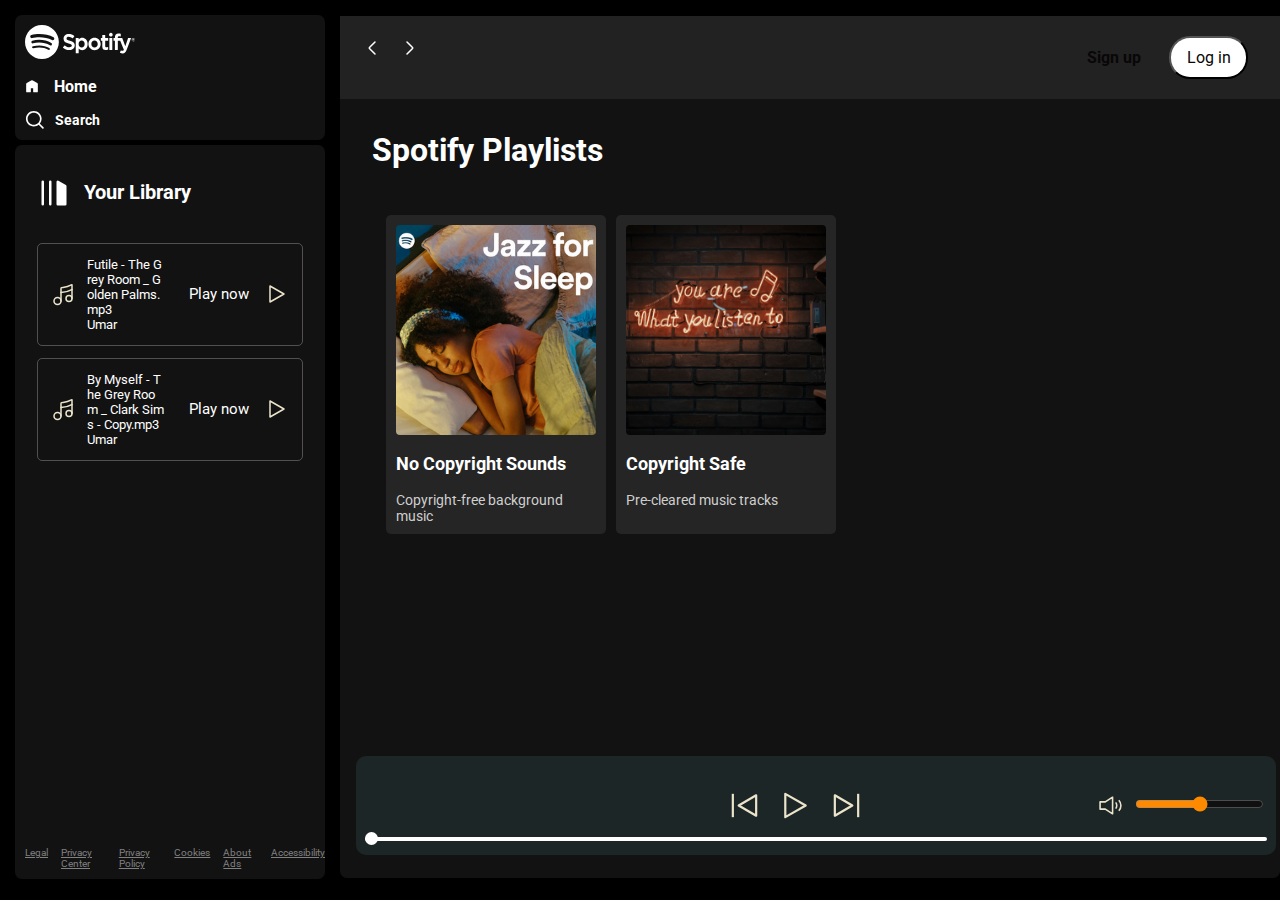
<file: index.html>
<!DOCTYPE html>
<html lang="en">

<head>
    <meta charset="UTF-8">
    <meta name="viewport" content="width=device-width, initial-scale=1.0">
    <link rel="stylesheet" href="style.css">
    <link rel="stylesheet" href="utility.css">
    <title>Umar Spotify - Web Player: Music for everyone</title>
</head>

<body>
    <div class="container flex bg-black">
        <div class="left">
            <div class="close">
                <img width="30" class="invert" src="img/close.svg" alt="">
            </div>
            <div class="home bg-grey rounded m-1 p-1">
                <div class="logo"><img width="110" class="invert" src="img/logo.svg" alt="">
                </div>
                <ul>
                    <li><img class="invert" src="img/home.svg" alt="home">Home
                    </li>
                    <li>
                        <!-- Place this in your HTML, e.g., inside <nav> or <header> -->
                        <div class="search-container">
                            <button id="searchBtn" aria-label="Open search" class="search-btn">
                                <img class="invert" width="20" height="20" src="img/search.svg" alt="">
                                Search
                            </button>
                            <form id="searchForm" class="search-form">
                                <input class="searchbar" type="text" id="searchInput" placeholder="Search..." aria-label="Search input">
                                <button type="submit" aria-label="Submit search">Go</button>
                                <button type="button" id="closeBtn" aria-label="Close search">×</button>
                            </form>
                        </div>
                    </li>
                </ul>
            </div>

            <div class="library bg-grey rounded m-1 p-1">
                <div class="heading">
                    <img class="invert" src="img/playlist.svg" alt="">
                    <h2>
                        Your
                        Library
                    </h2>
                </div>

                <div class="songList">

                    <ul>

                    </ul>
                </div>

                <div class="footer">
                    <div><a href="https://www.spotify.com/jp/legal/"><span>Legal</span></a>
                    </div>
                    <div><a href="https://www.spotify.com/jp/privacy/"><span>Privacy
                                Center</span></a>
                    </div>
                    <div><a href="https://www.spotify.com/jp/legal/privacy-policy/"><span>Privacy
                                Policy</span></a>
                    </div>
                    <div><a href="https://www.spotify.com/jp/legal/cookies-policy/"><span>Cookies</span></a>
                    </div>
                    <div><a href="https://www.spotify.com/jp/legal/privacy-policy/#s3"><span>About
                                Ads</span></a>
                    </div>
                    <div><a href="https://www.spotify.com/jp/accessibility/"><span>Accessibility</span></a>
                    </div>
                </div>
            </div>


        </div>
        <div class="right bg-grey rounded">
            <div class="header">
                <div class="nav">
                    <div class="hamburgerContainer">

                        <img width="40" class="invert hamburger" src="img/hamburger.svg" alt="">
                        <svg width="24" height="24" viewBox="0 0 24 24" fill="none" xmlns="http://www.w3.org/2000/svg">
                            <path
                                d="M15 6L9.70711 11.2929C9.37377 11.6262 9.20711 11.7929 9.20711 12C9.20711 12.2071 9.37377 12.3738 9.70711 12.7071L15 18"
                                stroke="#ffffff" stroke-width="1.5" stroke-linecap="round" stroke-linejoin="round" />
                        </svg>
                        <svg width="24" height="24" viewBox="0 0 24 24" fill="none" xmlns="http://www.w3.org/2000/svg">
                            <path
                                d="M9 18L14.2929 12.7071C14.6262 12.3738 14.7929 12.2071 14.7929 12C14.7929 11.7929 14.6262 11.6262 14.2929 11.2929L9 6"
                                stroke="#ffffff" stroke-width="1.5" stroke-linecap="round" stroke-linejoin="round" />
                        </svg>
                    </div>
                </div>
                <div class="buttons">
                    <button class="signupbtn"> <a target="_blank" href="login.html">Sign
                            up</a></button>
                    <button class="loginbtn"> <a target="_blank" href="signup.html">Log
                            in</a></button>
                </div>
            </div>
            <div class="spotifyPlaylists">
                <h1>Spotify Playlists</h1>
                <div class="cardContainer">
                    <!-- Dynamic cards will be inserted here by script.js -->
                </div>

                <div class="playbar">
                    <div class="seekbar">
                        <div class="circle">

                        </div>
                    </div>
                    <div class="abovebar">


                        <div class="songinfo">

                        </div>
                        <div class="songbuttons">
                            <img width="35" id="previous" src="img/pervios.svg" alt="">
                            <img width="35" id="play" src="img/play.svg" alt="">
                            <img width="35" id="next" src="img/next.svg" alt="">
                        </div>
                        <div class="timevol">


                            <div class="songtime">

                            </div>
                            <div class="volume">
                                <img width="25" src="img/volume.svg" alt="">
                                <div class="range">
                                    <input type="range" name="volume" id="">
                                </div>
                            </div>
                        </div>
                    </div>
                </div>
            </div>
        </div>
    </div>
    <script src="script.js"></script>
    <script>
        // ...existing code...
        

            document.addEventListener('DOMContentLoaded', function() {
    const searchBtn = document.getElementById('searchBtn');
            const searchForm = document.getElementById('searchForm');
            const closeBtn = document.getElementById('closeBtn');
            const searchInput = document.getElementById('searchInput');
            const backdrop = document.createElement('div'); // Dynamic backdrop
            backdrop.className = 'search-backdrop';
            document.body.appendChild(backdrop);

            // Toggle search form
            function toggleSearch() {
        const isActive = searchForm.classList.contains('active');
            searchForm.classList.toggle('active');
            backdrop.style.display = isActive ? 'none' : 'block';
            if (!isActive) {
                searchInput.focus(); // Auto-focus input
        } else {
                // if we just closed the search, clear any highlights/filters
                try { window.clearSearchResults && window.clearSearchResults(); } catch(e){}
        }
    }

            searchBtn.addEventListener('click', toggleSearch);
            closeBtn.addEventListener('click', toggleSearch);
            backdrop.addEventListener('click', toggleSearch); // Click outside to close

            // Handle form submission
            searchForm.addEventListener('submit', function(event) {
                event.preventDefault();
            const query = searchInput.value.trim();
            if (query) {
                // Call the app search handler
                try { window.performSongSearch && window.performSongSearch(query); } catch(e) { console.error('Search handler failed', e); }
            }
            toggleSearch(); // Close after search
    });

            // Keyboard support (Escape to close)
            document.addEventListener('keydown', function(event) {
        if (event.key === 'Escape' && searchForm.classList.contains('active')) {
                toggleSearch();
        }
    });
});
document.addEventListener('DOMContentLoaded', () => {
  try {
    const searchBtn = document.getElementById('searchBtn');
            const searchForm = document.getElementById('searchForm');
            const closeBtn = document.getElementById('closeBtn');
            const searchInput = document.getElementById('searchInput');

            if (!searchBtn || !searchForm || !closeBtn || !searchInput) {
                console.error('Search UI element missing:', { searchBtn, searchForm, closeBtn, searchInput });
            return;
    }

            const backdrop = document.createElement('div');
            backdrop.className = 'search-backdrop';
            document.body.appendChild(backdrop);

            function setSearchOpen(open) {
      if (open) {
                searchForm.classList.add('active');
            backdrop.style.display = 'block';
            searchBtn.setAttribute('aria-expanded', 'true');
        // small delay to ensure CSS transition finished before focusing
        setTimeout(() => searchInput.focus(), 10);
    } else {
            searchForm.classList.remove('active');
        backdrop.style.display = 'none';
        searchBtn.setAttribute('aria-expanded', 'false');
        try { window.clearSearchResults && window.clearSearchResults(); } catch(e){}
    }
    }

            // initialize aria state
            searchBtn.setAttribute('aria-expanded', 'false');

    searchBtn.addEventListener('click', (e) => {e.preventDefault(); setSearchOpen(true); });
    closeBtn.addEventListener('click', (e) => {e.preventDefault(); setSearchOpen(false); });
    backdrop.addEventListener('click', () => setSearchOpen(false));

        searchForm.addEventListener('submit', (e) => {
                                e.preventDefault();
                        const query = searchInput.value.trim();
                        if (!query) {console.log('Empty search query'); setSearchOpen(false); return; }
                        console.log('Search query:', query);
                        try { window.performSongSearch && window.performSongSearch(query); } catch (err) { console.error('Search handler failed', err); }
            setSearchOpen(false);
        });

    document.addEventListener('keydown', (e) => {
      if (e.key === 'Escape' && searchForm.classList.contains('active')) setSearchOpen(false);
    });
  } catch (err) {
    console.error('Search initialization failed', err);
  }
});
 // ...existing code...
  


    </script>
</body>

</html>
</file>
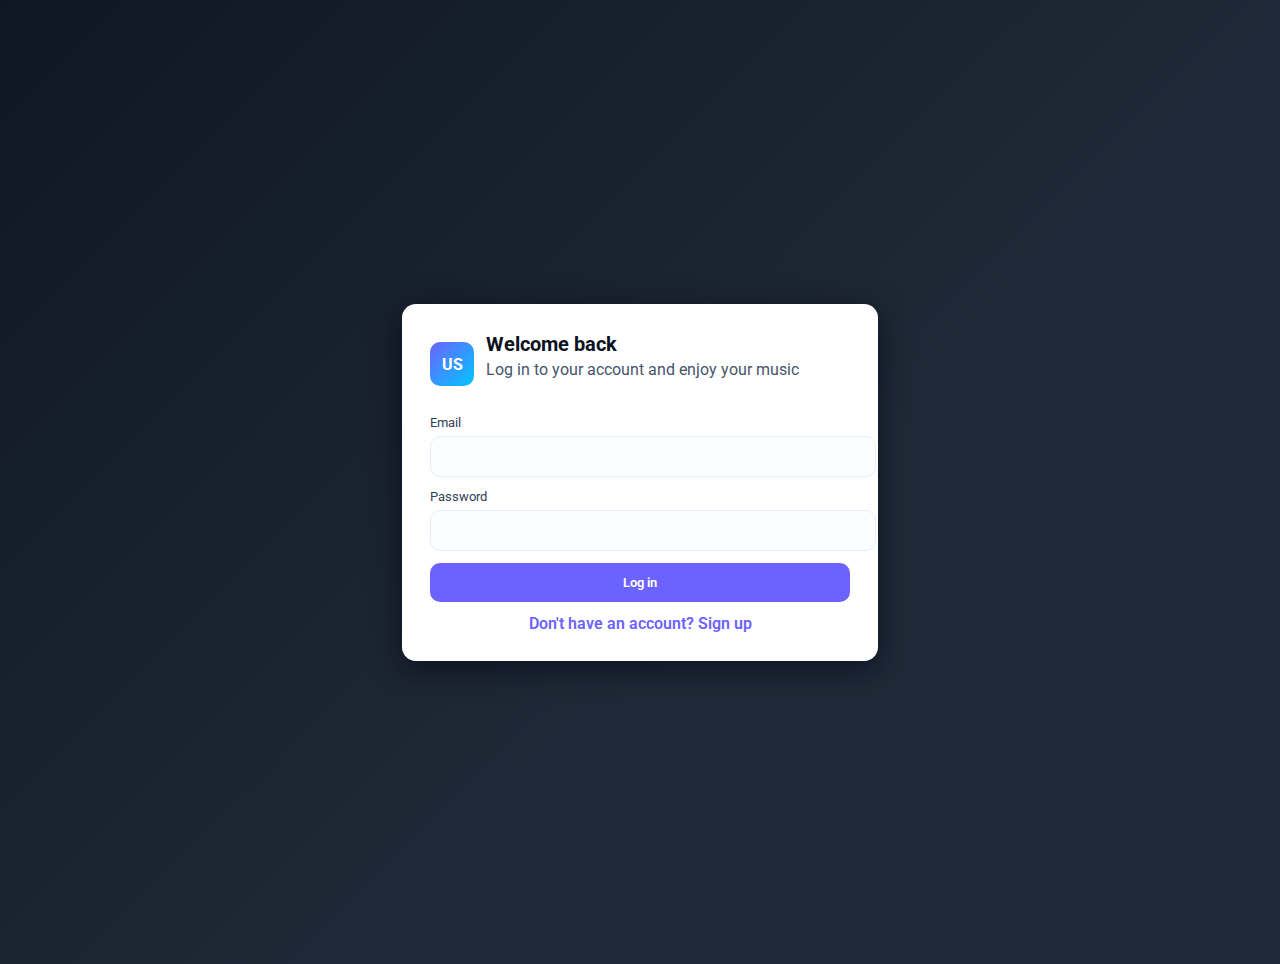
<file: login.html>
<!DOCTYPE html>
<html lang="en">

<head>
    <meta charset="utf-8">
    <meta name="viewport" content="width=device-width,initial-scale=1">
    <title>Log in — Umar Spotify</title>
    <link rel="stylesheet" href="style.css">
    <style>
        :root {
            --card-bg: #ffffff;
            --accent: #6C63FF
        }

        body {
            background: linear-gradient(135deg, #0f1724 0%, #1f2937 60%);
            font-family: Inter, system-ui, Arial;
            color: #e6eef8
        }

        .auth-wrap {
            min-height: 100vh;
            display: flex;
            align-items: center;
            justify-content: center;
            padding: 32px
        }

        .auth-card {
            width: 100%;
            max-width: 420px;
            background: var(--card-bg);
            border-radius: 14px;
            padding: 28px;
            box-shadow: 0 8px 30px rgba(2, 6, 23, 0.6);
            color: #0b1220
        }

        .brand {
            display: flex;
            gap: 12px;
            align-items: center;
            margin-bottom: 18px
        }

        .brand .logo {
            width: 44px;
            height: 44px;
            border-radius: 10px;
            background: linear-gradient(135deg, var(--accent), #00c6ff);
            display: flex;
            align-items: center;
            justify-content: center;
            color: #fff;
            font-weight: 700
        }

        h1 {
            font-size: 20px;
            margin-bottom: 4px
        }

        p.lead {
            color: #475569;
            margin-bottom: 18px
        }

        .form-group {
            margin-bottom: 12px
        }

        label {
            display: block;
            font-size: 13px;
            color: #334155;
            margin-bottom: 6px
        }

        input[type="text"],
        input[type="email"],
        input[type="password"] {
            width: 100%;
            padding: 12px;
            border-radius: 10px;
            border: 1px solid #e6eef8;
            background: #fbfdff
        }

        .muted {
            font-size: 13px;
            color: #64748b
        }

        .btn-primary {
            display: inline-block;
            width: 100%;
            padding: 12px;
            border-radius: 10px;
            background: var(--accent);
            color: #fff;
            border: none;
            font-weight: 600;
            cursor: pointer
        }

        .row {
            display: flex;
            gap: 8px
        }

        .helper {
            margin-top: 8px;
            font-size: 13px;
            color: #475569
        }

        .error {
            color: #b91c1c;
            font-size: 13px;
            margin-top: 8px
        }

        .success {
            color: #0f5132;
            font-size: 13px;
            margin-top: 8px
        }

        .switch-link {
            display: block;
            margin-top: 12px;
            text-align: center;
            color: var(--accent);
            text-decoration: none;
            font-weight: 600
        }

        .alert {
            padding: 12px;
            border-radius: 8px;
            margin-bottom: 12px;
            font-size: 13px
        }

        .alert.info {
            background: #dbeafe;
            color: #1e40af
        }
    </style>
</head>

<body>
    <div class="auth-wrap">
        <div class="auth-card" role="main">
            <div class="brand">
                <div class="logo">US</div>
                <div>
                    <h1>Welcome back</h1>
                    <p class="lead">Log in to your account and enjoy your music</p>
                </div>
            </div>

            <div id="createdAlert" class="alert info" style="display:none">
                ✓ Account created! Log in with your email and password.
            </div>

            <form id="loginForm" novalidate>
                <div class="form-group">
                    <label for="li-email">Email</label>
                    <input id="li-email" name="email" type="email" required aria-required="true">
                </div>
                <div class="form-group">
                    <label for="li-password">Password</label>
                    <input id="li-password" name="password" type="password" required aria-required="true">
                </div>

                <button type="submit" class="btn-primary">Log in</button>
                <div id="loginMessage" class="helper" aria-live="polite"></div>
            </form>

            <a href="signup.html" class="switch-link">Don't have an account? Sign up</a>
        </div>
    </div>

    <script>
        // Demo auth: verify email + SHA-256 hashed password
        async function hashPassword(pw) {
            const enc = new TextEncoder().encode(pw);
            const buf = await crypto.subtle.digest('SHA-256', enc);
            return Array.from(new Uint8Array(buf)).map(b => b.toString(16).padStart(2, '0')).join('');
        }

        function loadUsers() {
            try { return JSON.parse(localStorage.getItem('uwp_users') || '[]') } catch (e) { return [] }
        }

        // Show "account created" alert if redirected from signup
        if (new URLSearchParams(location.search).get('created') === '1') {
            document.getElementById('createdAlert').style.display = 'block';
        }

        document.getElementById('loginForm').addEventListener('submit', async function (e) {
            e.preventDefault();
            const email = document.getElementById('li-email').value.trim().toLowerCase();
            const password = document.getElementById('li-password').value;
            const msg = document.getElementById('loginMessage'); msg.textContent = ''; msg.className = 'helper';

            if (!email || !password) { msg.textContent = 'Please fill all fields.'; msg.className = 'error'; return }

            const users = loadUsers();
            const user = users.find(u => u.email === email);
            if (!user) { msg.textContent = 'Email not found. Please sign up first.'; msg.className = 'error'; return }

            const hash = await hashPassword(password);
            if (user.passwordHash !== hash) { msg.textContent = 'Incorrect password.'; msg.className = 'error'; return }

            // Successful login — set session
            localStorage.setItem('uwp_session', JSON.stringify({ email, username: user.username, loginTime: new Date().toISOString() }));
            msg.textContent = 'Login successful. Redirecting...'; msg.className = 'success';
            setTimeout(() => { location.href = 'index.html' }, 800);
        });
    </script>
</body>

</html>
</file>
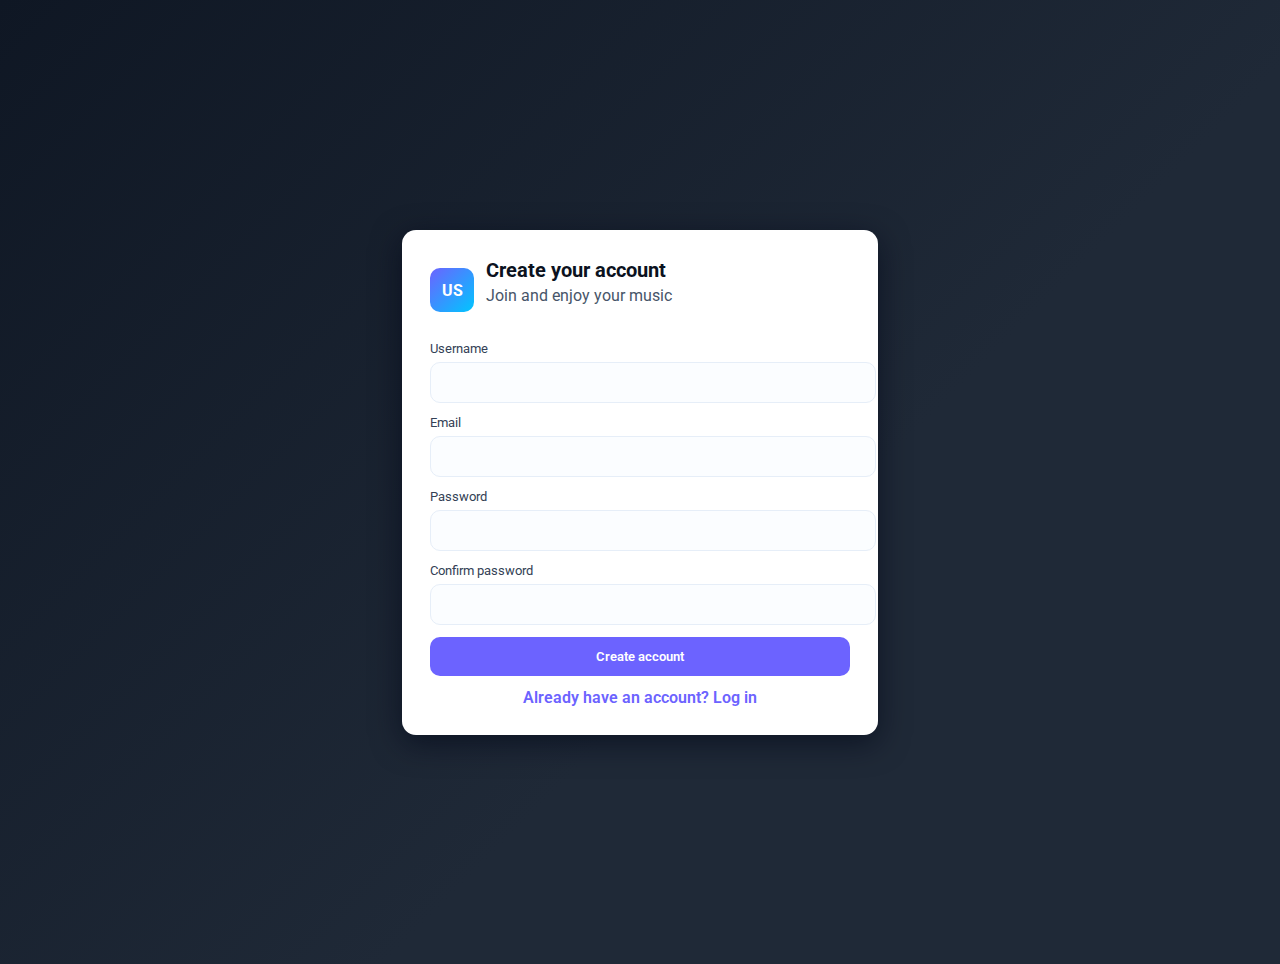
<file: signup.html>
<!DOCTYPE html>
<html lang="en">

<head>
    <meta charset="utf-8">
    <meta name="viewport" content="width=device-width,initial-scale=1">
    <title>Sign up — Umar Spotify</title>
    <link rel="stylesheet" href="style.css">
    <style>
        :root {
            --card-bg: #ffffff;
            --accent: #6C63FF
        }

        body {
            background: linear-gradient(135deg, #0f1724 0%, #1f2937 60%);
            font-family: Inter, system-ui, Arial;
            color: #e6eef8
        }

        .auth-wrap {
            min-height: 100vh;
            display: flex;
            align-items: center;
            justify-content: center;
            padding: 32px
        }

        .auth-card {
            width: 100%;
            max-width: 420px;
            background: var(--card-bg);
            border-radius: 14px;
            padding: 28px;
            box-shadow: 0 8px 30px rgba(2, 6, 23, 0.6);
            color: #0b1220
        }

        .brand {
            display: flex;
            gap: 12px;
            align-items: center;
            margin-bottom: 18px
        }

        .brand .logo {
            width: 44px;
            height: 44px;
            border-radius: 10px;
            background: linear-gradient(135deg, var(--accent), #00c6ff);
            display: flex;
            align-items: center;
            justify-content: center;
            color: #fff;
            font-weight: 700
        }

        h1 {
            font-size: 20px;
            margin-bottom: 4px
        }

        p.lead {
            color: #475569;
            margin-bottom: 18px
        }

        .form-group {
            margin-bottom: 12px
        }

        label {
            display: block;
            font-size: 13px;
            color: #334155;
            margin-bottom: 6px
        }

        input[type="text"],
        input[type="email"],
        input[type="password"] {
            width: 100%;
            padding: 12px;
            border-radius: 10px;
            border: 1px solid #e6eef8;
            background: #fbfdff
        }

        .muted {
            font-size: 13px;
            color: #64748b
        }

        .btn-primary {
            display: inline-block;
            width: 100%;
            padding: 12px;
            border-radius: 10px;
            background: var(--accent);
            color: #fff;
            border: none;
            font-weight: 600;
            cursor: pointer
        }

        .row {
            display: flex;
            gap: 8px
        }

        .helper {
            margin-top: 8px;
            font-size: 13px;
            color: #475569
        }

        .error {
            color: #b91c1c;
            font-size: 13px;
            margin-top: 8px
        }

        .success {
            color: #0f5132;
            font-size: 13px;
            margin-top: 8px
        }

        .switch-link {
            display: block;
            margin-top: 12px;
            text-align: center;
            color: var(--accent);
            text-decoration: none;
            font-weight: 600
        }
    </style>
</head>

<body>
    <div class="auth-wrap">
        <div class="auth-card" role="main">
            <div class="brand">
                <div class="logo">US</div>
                <div>
                    <h1>Create your account</h1>
                    <p class="lead">Join and enjoy your music
                    </p>
                </div>
            </div>

            <form id="signupForm" novalidate>
                <div class="form-group">
                    <label for="su-username">Username</label>
                    <input id="su-username" name="username" type="text" required aria-required="true">
                </div>
                <div class="form-group">
                    <label for="su-email">Email</label>
                    <input id="su-email" name="email" type="email" required aria-required="true">
                </div>
                <div class="form-group">
                    <label for="su-password">Password</label>
                    <input id="su-password" name="password" type="password" required aria-required="true" minlength="6">
                </div>
                <div class="form-group">
                    <label for="su-confirm">Confirm password</label>
                    <input id="su-confirm" name="confirm" type="password" required aria-required="true">
                </div>

                <button type="submit" class="btn-primary">Create account</button>
                <div id="signupMessage" class="helper" aria-live="polite"></div>
            </form>

            <a href="login.html" class="switch-link">Already have an account? Log in</a>
        </div>
    </div>

    <script>
        // minimal, secure-feeling demo auth using localStorage + SHA-256 password hashing
        async function hashPassword(pw) {
            const enc = new TextEncoder().encode(pw);
            const buf = await crypto.subtle.digest('SHA-256', enc);
            return Array.from(new Uint8Array(buf)).map(b => b.toString(16).padStart(2, '0')).join('');
        }

        function loadUsers() {
            try { return JSON.parse(localStorage.getItem('uwp_users') || '[]') } catch (e) { return [] }
        }
        function saveUsers(list) { localStorage.setItem('uwp_users', JSON.stringify(list)) }

        document.getElementById('signupForm').addEventListener('submit', async function (e) {
            e.preventDefault();
            const username = document.getElementById('su-username').value.trim();
            const email = document.getElementById('su-email').value.trim().toLowerCase();
            const password = document.getElementById('su-password').value;
            const confirm = document.getElementById('su-confirm').value;
            const msg = document.getElementById('signupMessage'); msg.textContent = ''; msg.className = 'helper';

            if (!username || !email || !password || !confirm) { msg.textContent = 'Please fill all fields.'; msg.className = 'error'; return }
            if (password !== confirm) { msg.textContent = 'Passwords do not match.'; msg.className = 'error'; return }
            if (password.length < 6) { msg.textContent = 'Password must be at least 6 characters.'; msg.className = 'error'; return }

            const users = loadUsers();
            if (users.some(u => u.email === email)) { msg.textContent = 'An account with this email already exists.'; msg.className = 'error'; return }
            if (users.some(u => u.username === username)) { msg.textContent = 'Username already taken.'; msg.className = 'error'; return }

            const hash = await hashPassword(password);
            users.push({ username, email, passwordHash: hash, created: new Date().toISOString() });
            saveUsers(users);
            msg.textContent = 'Account created. Redirecting to login...'; msg.className = 'success';
            setTimeout(() => { location.href = 'login.html?created=1' }, 900);
        });
    </script>
</body>

</html>
</file>
<file: style.css>
@import url('https://fonts.googleapis.com/css2?family=Lato:wght@700&family=Roboto:ital,wght@0,100;0,300;0,400;0,500;0,700;0,900;1,100;1,300;1,400;1,500;1,700;1,900&display=swap');


:root {
    --a: 0;
}

* {
    margin: 0;
    padding: 0;
    font-family: 'Roboto', sans-serif;
}

.close {
    display: none;
}

body {
    background-color: black;
    color: white;
}

.left {
    width: 25vw;
    padding: 10px;
}

.right {
    width: 75vw;
}



.home ul li {
    display: flex;
    gap: 15px;
    width: 14px;
    list-style: none;
    padding-top: 14px;
    font-weight: bold;
}

.heading {
    display: flex;
    gap: 15px;
    width: 100%;
    padding-top: 14px;
    padding: 23px 14px;
    font-weight: bold;
    align-items: center;
    font-size: 13px;
}

.heading img {
    width: 30px;
}

.library {
    min-height: 70vh;
    position: relative;
}

.footer {
    display: flex;
    font-size: 10px;
    color: grey;
    gap: 13px;
    position: absolute;
    bottom: 0;
    padding: 10px 0;

}

.footer a {
    color: grey;
}

.right {
    margin: 16px 0;
    position: relative;
}

.header {
    display: flex;
    justify-content: space-between;
    background-color: rgb(34, 34, 34);

}

.header>* {
    padding: 20px;
}

.spotifyPlaylists {
    padding: 16px;
}

.spotifyPlaylists h1 {
    padding: 16px;
}

.cardContainer {
    margin: 30px;
    display: flex;
    gap: 10px;
    flex-wrap: wrap;
    overflow-y: auto;
    max-height: 60vh;
}

.card {
    width: 200px;
    padding: 10px;
    border-radius: 5px;
    background-color: #252525;
    position: relative;
    transition: all .9s;
    display: flex;
    flex-direction: column;
    gap: 8px;
}

.card:hover {
    background-color: rgb(105, 103, 103);
    cursor: pointer;
    --a: 1;
}

.card>* {
    padding-top: 10px;
}

.card img {
    width: 100%;
    height: 200px;
    object-fit: cover;
    border-radius: 4px;
}

/* Cover div used for card images (background-image) */
.card .cover {
    width: 100%;
    height: 200px;
    background-size: cover;
    background-position: center;
    border-radius: 4px;
}

.play {
    width: 28px;
    height: 28px;
    background-color: #1fdf64;
    border-radius: 50%;
    padding: 4px;
    display: flex;
    align-items: center;
    justify-content: center;
    position: absolute;
    bottom: 88px;
    right: 17px;
    opacity: var(--a);
    transition: all 1s ease-out;
}

/* push card text to the bottom */
.card h2 {
   
    font-size: 18px;
}

.card p {
    font-size: 14px;
    color: #cfcfcf;
}

.buttons>* {
    margin: 0 12px;
}

button a {
    text-decoration: none;

}

/* styles.css (add to your existing file) */
/* Search UI */

/* ===== Search UI (single, consistent block) ===== */
.search-backdrop {
    position: fixed;

    background: rgba(0, 0, 0, 0.35);

    z-index: 10;
    display: none;
    /* JS will set block when opened */
}

.search-container {
    position: relative;
    display: inline-block;
}

.search-btn {
    background: none;
    border: none;
    cursor: pointer;

    border-radius: 50%;
    display: flex;
    gap: 10px;
    align-items: center;
    justify-content: center;
    font-weight: bold;
    font-size: 14px;
    color: inherit;
    /* keep icon color with surrounding text unless overridden */
}

/* form is visually hidden by default but kept in layout for accessibility */
.search-form {
    position: absolute;
    top: -200%;
    left: 5vw;
    width: 17vw;
    max-width: calc(100vw - 32px);

    color: #111;
    /* ensure readable text */
    background-color: rgb(34, 34, 34);
    border-radius: 8px;
    box-shadow: 0 6px 20px rgba(0, 0, 0, 0.15);
    padding: 8px;
    gap: 8px;
    display: flex;
    align-items: center;
    transform-origin: top right;
    transform: translateY(-6px) scale(0.98);
    visibility: hidden;

    z-index: 20;
}

/* visible state */
.search-form.active {
    transition: 0.5s all ease-out;
    top: -150%;
    visibility: visible;

}

/* inputs and buttons inside the form */
.search-form input[type="text"] {
    flex: 1;
    padding: 8px;
    font-size: 14px;
    border: 1px solid #ccc;
    border-radius: 6px;
    color: #3c3232;
    background: darkgray;

}

.search-form input::placeholder {
    color: #ffffff;
}

.search-form button {
    padding: 8px 10px;
    border-radius: 6px;
    border: none;
    cursor: pointer;
    font-size: 14px;
}

/* primary submit */
.search-form button[type="submit"] {
    background: darkgray;
    color: #fff;
}

/* close button style */
#closeBtn {
    background: transparent;
    border: none;
    font-size: 18px;
    color: #666;
}

/* responsive adjustments */
@media (max-width: 768px) {
    .search-form {
        right: 8px;
        left: 8px;
        visibility: hidden;
        width: auto;
        top: calc(100% + 6px);

    }
}

/* ...existing code... */

.signupbtn a {
    color: #090707;
}

.signupbtn a:hover {
    color: rgb(156, 148, 148);
}

.loginbtn a {
    color: #090707;
}

.signupbtn {
    background-color: rgb(34 34 34);
    color: rgb(156, 148, 148);
    font-weight: bold;
    border: none;
    outline: none;
    cursor: pointer;
    font-size: 16px;
}

.signupbtn:hover {
    font-size: 17px;
    color: white
}

.loginbtn {
    background-color: white;
    border-radius: 21px;
    color: black;
    padding: 10px;
    width: 79px;
    cursor: pointer;
    font-size: 16px;
}

.loginbtn:hover {
    font-weight: bold;
    font-size: 17px;
}


.playbar {
    display: flex;
    justify-content: center;
    align-items: center;
    position: fixed;
    bottom: 5vh;
    filter: invert(1);
    background: #e2d9d9;
    border-radius: 10px;
    width: 90%;
    padding: 12px;
    width: 70vw;
    min-height: 40px;
}

.songbuttons {
    display: flex;
    justify-content: center;
    gap: 16px;
}

.songList {
    height: 66vh;
    overflow: auto;
    margin-bottom: 44px;
}

.hamburger {
    display: none;
    cursor: pointer;
}

.hamburgerContainer {
    display: flex;
    justify-content: center;
    align-items: center;
    gap: 14px;
}

.songList ul {
    padding: 0 12px;
}

.songList ul li {
    list-style-type: decimal;
    display: flex;
    justify-content: space-between;
    gap: 12px;
    cursor: pointer;
    padding: 12px 0;
    border: 1px solid rgba(146, 143, 143, 0.491);
    margin: 12px 0;
    padding: 13px;
    border-radius: 5px;
}

.songList .info {
    font-size: 13px;
    width: 344px;
}

.info div {
    word-break: break-all;
}

.playnow {
    display: flex;
    justify-content: center;
    align-items: center;
}

.playnow span {
    font-size: 15px;
    width: 64px;
    padding: 12px;
}

.seekbar {
    height: 4px;
    width: 98%;
    background: black;
    border-radius: 10px;
    position: absolute;
    bottom: 8px;
    margin: 6px;
    cursor: pointer;
}

.circle {
    width: 13px;
    height: 13px;
    border-radius: 13px;
    background-color: black;
    position: relative;
    bottom: 5px;
    left: 0%;
    transition: left 0.5s;
}

.songbuttons img {
    cursor: pointer;
}

.timevol {
    display: flex;
    justify-content: space-evenly;
    align-items: center;
}


.songinfo {
    color: black;
    padding: 0 12px;
    width: 250px;
}

.songtime {
    width: 125px;
    color: black;
    padding: 0 12px;
}


.volume {
    display: flex;
    justify-content: center;
    align-items: center;
    gap: 12px;
    cursor: pointer;
}

.range input {
    cursor: pointer;
}

.abovebar {
    display: flex;
    justify-content: space-between;
    margin: 20px 0;
    width: 100%;
}

@media (max-width:1400px) {
    .search-form {

        left: 86px;
        margin: 2px 2px;
        gap: 5px;
        top: calc(100% + 6px);
        font-size: 12px;
        width: 165px;
    }

    .search-form input[type="text"] {
        width: 10px;
    }


}
@media (min-height: 930px) {
    .library {
        min-height: calc(90vh - 70px)
    }

}
@media (min-height: 1400px) {
    .library {
        min-height: calc(90vh - 50px)
    }

}


@media (max-width: 1200px) {
    .left {
        position: absolute;
        left: -130%;
        transition: all .3s;
        z-index: 1;
        width: 373px;
        background-color: black;
        padding: 0;
        height: 100vh;
        position: fixed;
        top: 0;
    }

    .songinfo,
    .songtime {
        width: auto;
    }

    .left .close {
        position: absolute;
        right: 31px;
        top: 25px;
        width: 29px;
    }

    .timevol {
        display: flex;
        justify-content: space-evenly;
        align-items: center;
        flex-direction: column;
        gap: 13px;
    }

    .right {
        width: 100vw;
    }

    .playbar {
        width: calc(100vw - 75px);
    }

    .seekbar {
        width: calc(100vw - 120px);
    }

    .hamburger {
        display: block;
    }

    .right {
        margin: 0;
    }

    .card {
        width: 55vw;
    }

    .cardContainer {
        margin: 0;
        justify-content: center;
    }

    .close {
        display: block;
    }

    .abovebar {
        flex-direction: column;
        gap: 23px;
        align-items: center;
    }

    .cardContainer {
        max-height: unset;
        overflow-y: unset;
        margin-bottom: 35vh;
    }

    .playbar {
        right: 25px;
    }

    .search-form {

        left: 88px;
        padding: 8px 8px;
        width: 242px;
        top: calc(100% + 6px);
    }
}




@media (max-width: 500px) {
    .card {
        width: 100%;
    }

    .header>* {
        padding: 2px;
    }

    .buttons>* {
        margin: 0 6px;
    }

    .header {
        padding: 7px;
    }

    .spotifyPlaylists h1 {
        padding: 4px;
    }

    .library {
        height: 85vh;
    }

    .left {
        width: 100vw;
    }




}
</file>
<file: utility.css>
.border{
    border: 2px solid  red;
    margin: 3px;
}

.flex{
    display: flex;
}

.justify-center{
    justify-content: center;
}

.items-center{
    align-items: center;
}

.bg-black{
    background-color: black;
    color: white;
}

.invert{
    filter: invert(1);
}

.bg-grey{
    background-color: #121212;
}

.rounded{
    border-radius: 7px;
}

.m-1{
    margin: 5px;
}

.p-1{
    padding: 10px;
}


/* For Webkit browsers (e.g., Chrome, Safari) */
::-webkit-scrollbar {
    width: 12px;
  }
  
  ::-webkit-scrollbar-thumb {
    background-color: #333; /* Dark color for the thumb */
    border-radius: 6px;
  }
  
  ::-webkit-scrollbar-track {
    background-color: #222; /* Dark color for the track */
  }
  
  /* For Firefox */
</file>
